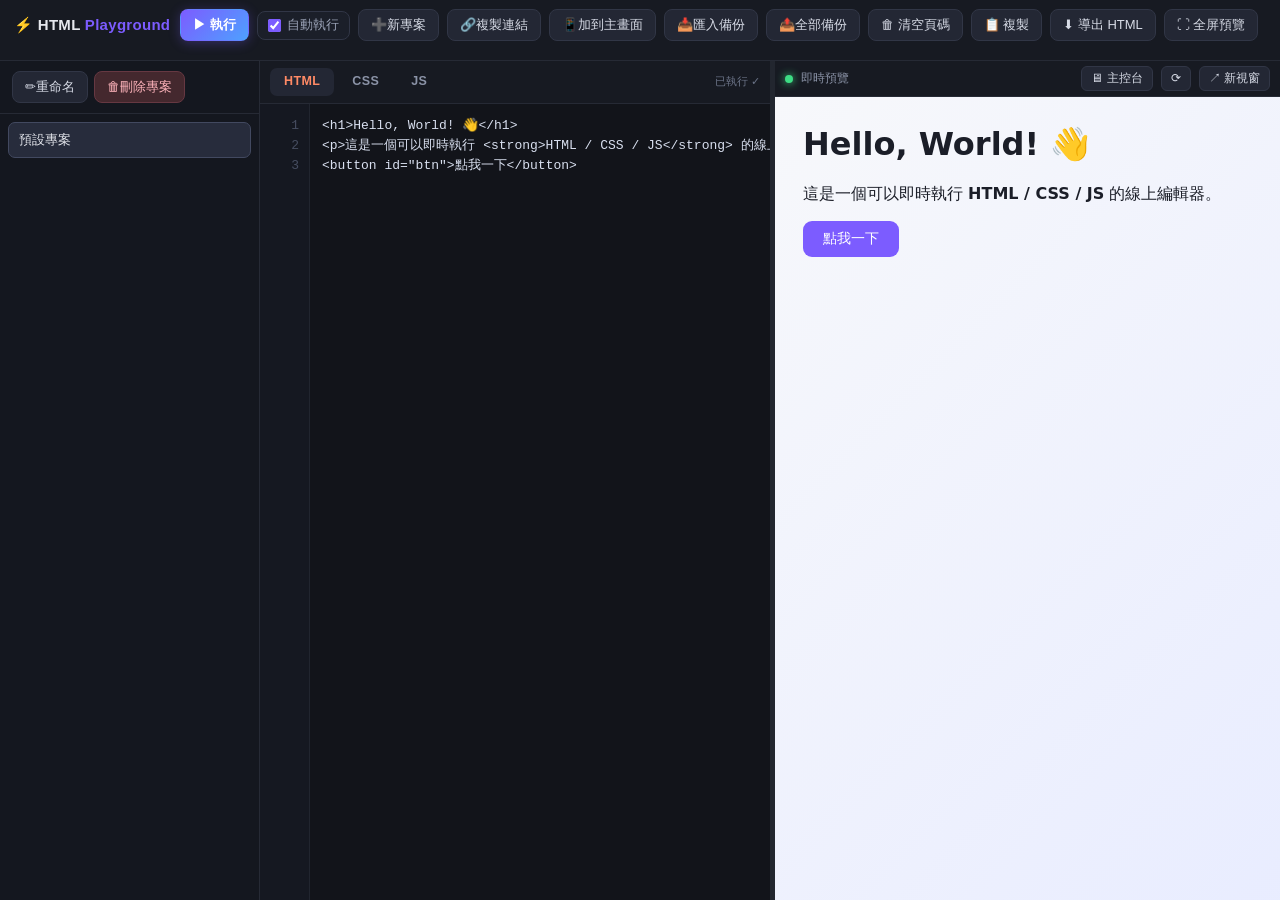
<file: index.html>
<!DOCTYPE html>
<html lang="zh-Hant">
<head>
<meta charset="UTF-8">
<meta name="viewport" content="width=device-width, initial-scale=1.0">
<title>HTML Playground — 線上 HTML 編輯器</title>
<!-- ===== 主畫面圖標 / PWA ===== -->
<meta name="theme-color" content="#7c5cff">
<meta name="mobile-web-app-capable" content="yes">
<meta name="apple-mobile-web-app-capable" content="yes">
<meta name="apple-mobile-web-app-status-bar-style" content="black-translucent">
<meta name="apple-mobile-web-app-title" content="Playground">
<link rel="icon" type="image/svg+xml"
      href="data:image/svg+xml,%3Csvg xmlns='http://www.w3.org/2000/svg' viewBox='0 0 64 64'%3E%3Cdefs%3E%3ClinearGradient id='g' x1='0' y1='0' x2='1' y2='1'%3E%3Cstop offset='0' stop-color='%237c5cff'/%3E%3Cstop offset='1' stop-color='%234ea1ff'/%3E%3C/linearGradient%3E%3C/defs%3E%3Crect width='64' height='64' rx='14' fill='url(%23g)'/%3E%3Cpath d='M24 21 14 32 24 43' fill='none' stroke='%23fff' stroke-width='5' stroke-linecap='round' stroke-linejoin='round'/%3E%3Cpath d='M40 21 50 32 40 43' fill='none' stroke='%23fff' stroke-width='5' stroke-linecap='round' stroke-linejoin='round'/%3E%3Cpath d='M35 17 29 47' stroke='%23fff' stroke-width='5' stroke-linecap='round'/%3E%3C/svg%3E">
<style>
  *, *::before, *::after { box-sizing: border-box; }
  html, body { height: 100%; }
  body {
    margin: 0;
    display: flex;
    flex-direction: column;
    font-family: -apple-system, BlinkMacSystemFont, "Segoe UI", "PingFang TC",
                 "Microsoft JhengHei", "Helvetica Neue", Arial, sans-serif;
    background: #0f1116;
    color: #e6e8ee;
    overflow: hidden;
    -webkit-font-smoothing: antialiased;
  }
  /* ---------- 工具列 ---------- */
  .toolbar {
    display: flex;
    align-items: center;
    gap: 10px;
    flex-wrap: wrap;
    padding: 9px 14px;
    background: #171a22;
    border-bottom: 1px solid #262a35;
    flex: 0 0 auto;
  }
  .brand {
    font-weight: 700;
    font-size: 15px;
    letter-spacing: .3px;
    white-space: nowrap;
  }
  .brand em { color: #7c5cff; font-style: normal; }
  .toolbar .spacer { flex: 1 1 auto; }
  .actions { display: flex; align-items: center; gap: 8px; flex-wrap: wrap; }
  button {
    font: inherit;
    font-size: 13px;
    color: #d7dbe6;
    background: #232734;
    border: 1px solid #313646;
    border-radius: 8px;
    padding: 6px 12px;
    cursor: pointer;
    transition: background .15s, border-color .15s, transform .05s;
    white-space: nowrap;
    line-height: 1.4;
  }
  button:hover { background: #2c3242; border-color: #3d4459; }
  button:active { transform: translateY(1px); }
  button.primary {
    background: linear-gradient(135deg, #7c5cff, #4ea1ff);
    border-color: transparent;
    color: #fff;
    font-weight: 600;
    box-shadow: 0 2px 12px rgba(124, 92, 255, .3);
  }
  button.primary:hover { filter: brightness(1.12); }
  button.danger {
    background:#44282e;
    border-color:#663842;
    color:#ffb4bc;
  }
  .switch {
    display: inline-flex;
    align-items: center;
    gap: 6px;
    font-size: 12.5px;
    color: #9aa2b6;
    cursor: pointer;
    user-select: none;
    padding: 5px 10px;
    border: 1px solid #313646;
    border-radius: 8px;
    background: #1b1f29;
  }
  .switch input { accent-color: #7c5cff; cursor: pointer; margin: 0; }

  /* ========== 主容器：側邊項目欄 + 編輯區域 ========== */
  .app-root {
    flex:1;
    display:flex;
    min-height:0;
  }
  /* 項目側邊欄 */
  .project-sidebar{
    width:260px;
    min-width:180px;
    background:#14171f;
    border-right:1px solid #262a35;
    display:flex;
    flex-direction:column;
  }
  .sidebar-head{
    padding:10px 12px;
    border-bottom:1px solid #262a35;
    display:flex;
    gap:6px;
    flex-wrap:wrap;
  }
  .project-list{
    flex:1;
    overflow-y:auto;
    padding:8px;
  }
  .project-item{
    padding:8px 10px;
    border-radius:7px;
    margin-bottom:4px;
    background:#1a1e29;
    display:flex;
    align-items:center;
    gap:8px;
    cursor:pointer;
    font-size:13px;
  }
  .project-item.active{
    background:#272c3c;
    border:1px solid #424960;
  }
  .project-item:hover{
    background:#202533;
  }
  .proj-name{ flex:1; overflow:hidden; text-overflow:ellipsis; white-space:nowrap; }
  .proj-ctrl button{
    padding:2px 6px;
    font-size:11px;
  }

  /* ---------- 編輯主區域 ---------- */
  .workspace {
    flex: 1 1 auto;
    display: flex;
    min-height: 0;
  }
  .editor-pane {
    display: flex;
    flex-direction: column;
    width: 50%;
    min-width: 220px;
    background: #151821;
    min-height: 0;
  }
  .preview-pane {
    flex: 1 1 0;
    display: flex;
    flex-direction: column;
    min-width: 200px;
    min-height: 0;
    background: #0b0d12;
  }
  .resizer {
    flex: 0 0 5px;
    cursor: col-resize;
    background: #22262f;
    transition: background .15s;
    touch-action: none;
  }
  .resizer:hover, .resizer.dragging { background: #7c5cff; }
  /* ---------- 分頁標籤 ---------- */
  .tabs {
    display: flex;
    align-items: center;
    gap: 4px;
    padding: 7px 10px;
    background: #171a22;
    border-bottom: 1px solid #262a35;
    flex: 0 0 auto;
  }
  .tab {
    border: none;
    background: transparent;
    padding: 5px 14px;
    border-radius: 7px;
    color: #8b93a7;
    font-size: 12.5px;
    font-weight: 600;
    letter-spacing: .4px;
  }
  .tab:hover { background: #20242f; color: #c9cfdd; }
  .tab.active { background: #232734; color: #fff; }
  .tab.active[data-lang="html"] { color: #ff8a65; }
  .tab.active[data-lang="css"]  { color: #4ea1ff; }
  .tab.active[data-lang="js"]   { color: #ffd166; }
  .status {
    margin-left: auto;
    font-size: 11px;
    color: #6b7387;
    white-space: nowrap;
    overflow: hidden;
    text-overflow: ellipsis;
    max-width: 45%;
  }
  /* ---------- 編輯器 ---------- */
  .editor-wrap {
    flex: 1 1 auto;
    display: flex;
    min-height: 0;
    background: #12141a;
  }
  .gutter {
    flex: 0 0 50px;
    width: 50px;
    overflow: hidden;
    background: #151821;
    border-right: 1px solid #21252f;
    user-select: none;
  }
  .gutter-inner {
    padding: 12px 10px 12px 0;
    text-align: right;
    font-family: ui-monospace, SFMono-Regular, Menlo, Consolas, "Liberation Mono", monospace;
    font-size: 13px;
    line-height: 20px;
    color: #464d60;
    white-space: pre;
    will-change: transform;
  }
  #code {
    flex: 1 1 auto;
    min-width: 0;
    background: transparent;
    color: #d9e0f0;
    border: none;
    outline: none;
    resize: none;
    font-family: ui-monospace, SFMono-Regular, Menlo, Consolas, "Liberation Mono", monospace;
    font-size: 13px;
    line-height: 20px;
    padding: 12px;
    white-space: pre;
    overflow: auto;
    tab-size: 2;
    caret-color: #7c5cff;
  }
  #code::selection { background: #3b3f63; }
  /* ---------- 預覽 ---------- */
  .preview-bar {
    display: flex;
    align-items: center;
    gap: 8px;
    padding: 5px 10px;
    background: #171a22;
    border-bottom: 1px solid #262a35;
    font-size: 12px;
    color: #8b93a7;
    flex: 0 0 auto;
  }
  .preview-bar .dot {
    width: 8px; height: 8px; border-radius: 50%;
    background: #3ddc84;
    box-shadow: 0 0 8px #3ddc84;
  }
  .preview-bar button { padding: 3px 9px; font-size: 12px; border-radius: 6px; }
  .preview-bar .spacer { flex: 1; }
  #preview {
    flex: 1 1 auto;
    width: 100%;
    border: none;
    background: #fff;
    min-height: 0;
  }
  .preview-pane:fullscreen { background: #0b0d12; }
  .preview-pane:fullscreen #preview { height: 100%; }
  .preview-pane:-webkit-full-screen { background: #0b0d12; }
  .preview-pane:-webkit-full-screen #preview { height: 100%; }
  /* ---------- 控制台 ---------- */
  .console {
    flex: 0 0 auto;
    height: 160px;
    display: flex;
    flex-direction: column;
    border-top: 1px solid #262a35;
    background: #12141a;
  }
  .console[hidden] { display: none; }
  .console-head {
    display: flex;
    align-items: center;
    gap: 8px;
    padding: 4px 10px;
    font-size: 11.5px;
    color: #8b93a7;
    background: #171a22;
    border-bottom: 1px solid #22262f;
  }
  .console-head .spacer { flex: 1; }
  .console-head button { padding: 2px 8px; font-size: 11px; border-radius: 5px; }
  .console-body {
    flex: 1 1 auto;
    overflow: auto;
    padding: 6px 10px;
    font-family: ui-monospace, SFMono-Regular, Menlo, Consolas, monospace;
    font-size: 12px;
    line-height: 1.65;
    color: #b9c0d2;
  }
  .log-item { padding: 2px 0 2px 8px; border-left: 2px solid transparent; word-break: break-word; }
  .log-item.log   { border-left-color: #4ea1ff; }
  .log-item.info  { border-left-color: #4ea1ff; color: #9fd0ff; }
  .log-item.warn  { border-left-color: #ffd166; color: #ffd166; }
  .log-item.error { border-left-color: #ff6b6b; color: #ff8a8a; }
  /* ---------- 手機版 ---------- */
  @media (max-width: 760px) {
    .app-root{ flex-direction:column; }
    .project-sidebar{ width:100%; height:auto; max-height:180px; border-right:none; border-bottom:1px solid #262a35; }
    .workspace { flex-direction: column; }
    .resizer { display: none; }
    .editor-pane {
      width: 100% !important;
      flex: 1 1 55% !important;
      border-bottom: 1px solid #262a35;
    }
    .preview-pane { flex: 1 1 45%; }
    .brand { display: none; }
  }
</style>
</head>
<body>
<header class="toolbar">
  <div class="brand">⚡ HTML <em>Playground</em></div>
  <div class="actions">
    <button id="btnRun" class="primary" title="執行 (Ctrl/Cmd + Enter)">▶ 執行</button>
    <label class="switch" title="停止輸入後自動執行">
      <input type="checkbox" id="autoRun" checked> 自動執行
    </label>
    <button id="btnNewProj" title="新增專案">➕新專案</button>
    <button id="btnCopyShare" title="複製當前專案分享連結">🔗複製連結</button>
    <button id="btnInstall" title="加入主畫面(PWA安裝)">📱加到主畫面</button>
    <button id="btnImportBackup">📥匯入備份</button>
    <button id="btnExportAll">📤全部備份</button>
    <button id="btnClear" title="清空目前分頁程式碼">🗑 清空頁碼</button>
    <button id="btnCopy" title="複製目前分頁的程式碼">📋 複製</button>
    <button id="btnExport" title="導出為 .html 檔案 (Ctrl/Cmd + S)">⬇ 導出 HTML</button>
    <button id="btnFull" title="全屏預覽">⛶ 全屏預覽</button>
  </div>
  <div class="spacer"></div>
</header>

<div class="app-root">
  <!-- 項目側邊欄 -->
  <aside class="project-sidebar">
    <div class="sidebar-head">
      <button id="btnRenameProj">✏重命名</button>
      <button id="btnDelProj" class="danger">🗑刪除專案</button>
    </div>
    <div class="project-list" id="projectList"></div>
  </aside>

<main class="workspace">
  <section class="editor-pane">
    <div class="tabs">
      <button class="tab active" data-lang="html">HTML</button>
      <button class="tab" data-lang="css">CSS</button>
      <button class="tab" data-lang="js">JS</button>
      <span class="status" id="status">就緒</span>
    </div>
    <div class="editor-wrap">
      <div class="gutter"><div class="gutter-inner" id="gutter"></div></div>
      <textarea id="code" spellcheck="false" autocomplete="off" autocapitalize="off"
                autocorrect="off" wrap="off" placeholder="在這裡輸入程式碼…"></textarea>
    </div>
  </section>
  <div class="resizer" id="resizer" title="拖曳調整寬度"></div>
  <section class="preview-pane" id="previewPane">
    <div class="preview-bar">
      <span class="dot"></span>
      <span>即時預覽</span>
      <div class="spacer"></div>
      <button id="btnConsole" title="顯示 / 隱藏控制台">🖥 主控台</button>
      <button id="btnRefresh" title="重新整理預覽">⟳</button>
      <button id="btnNewWindow" title="在新視窗開啟">↗ 新視窗</button>
    </div>
    <iframe id="preview" title="預覽"
      sandbox="allow-scripts allow-modals allow-forms allow-popups allow-pointer-lock allow-downloads"></iframe>
    <div class="console" id="consolePanel" hidden>
      <div class="console-head">
        <span>主控台</span>
        <div class="spacer"></div>
        <button id="btnClearConsole">清空</button>
      </div>
      <div class="console-body" id="consoleBody"></div>
    </div>
  </section>
</main>
</div>

<input type="file" id="fileImportInput" accept=".json" style="display:none;">

<script>
/* ================= 主畫面圖標：Canvas 生成 PNG + 動態 manifest ================= */
(function addHomeScreenIcon() {
  function roundRect(ctx, x, y, w, h, r) {
    ctx.beginPath();
    if (ctx.roundRect) { ctx.roundRect(x, y, w, h, r); return; }
    ctx.moveTo(x + r, y);
    ctx.arcTo(x + w, y,     x + w, y + h, r);
    ctx.arcTo(x + w, y + h, x,     y + h, r);
    ctx.arcTo(x,     y + h, x,     y,     r);
    ctx.arcTo(x,     y,     x + w, y,     r);
    ctx.closePath();
  }
  function drawIcon(size, maskable) {
    var c = document.createElement('canvas');
    c.width = c.height = size;
    var x = c.getContext('2d');
    var g = x.createLinearGradient(0, 0, size, size);
    g.addColorStop(0, '#7c5cff');
    g.addColorStop(1, '#4ea1ff');
    x.fillStyle = g;
    roundRect(x, 0, 0, size, size, maskable ? 0 : size * 0.22);
    x.fill();
    var s = maskable ? 0.78 : 1;
    var cy = size / 2;
    x.save();
    x.translate(size / 2, cy);
    x.scale(s, s);
    x.translate(-size / 2, -cy);
    x.strokeStyle = '#fff';
    x.lineWidth = size * 0.075;
    x.lineCap = x.lineJoin = 'round';
    x.beginPath();
    x.moveTo(size * 0.31, cy - size * 0.16);
    x.lineTo(size * 0.17, cy);
    x.lineTo(size * 0.31, cy + size * 0.16);
    x.stroke();
    x.beginPath();
    x.moveTo(size * 0.69, cy - size * 0.16);
    x.lineTo(size * 0.83, cy);
    x.lineTo(size * 0.69, cy + size * 0.16);
    x.stroke();
    x.beginPath();
    x.moveTo(size * 0.57, cy - size * 0.23);
    x.lineTo(size * 0.43, cy + size * 0.23);
    x.stroke();
    x.restore();
    return c.toDataURL('image/png');
  }
  try {
    var icon180 = drawIcon(180, false);
    var icon192 = drawIcon(192, false);
    var icon512 = drawIcon(512, false);
    var icon512m = drawIcon(512, true);
    var apple = document.createElement('link');
    apple.rel = 'apple-touch-icon';
    apple.sizes = '180x180';
    apple.href = icon180;
    document.head.appendChild(apple);
    var png = document.createElement('link');
    png.rel = 'icon';
    png.type = 'image/png';
    png.sizes = '192x192';
    png.href = icon192;
    document.head.appendChild(png);
    var base = new URL('./', location.href).href;
    var manifest = {
      name: 'HTML Playground',
      short_name: 'Playground',
      description: '線上 HTML / CSS / JS 即時編輯器',
      start_url: base,
      scope: base,
      display: 'standalone',
      orientation: 'any',
      background_color: '#0f1116',
      theme_color: '#7c5cff',
      icons: [
        { src: icon192,  sizes: '192x192', type: 'image/png' },
        { src: icon512,  sizes: '512x512', type: 'image/png' },
        { src: icon512m, sizes: '512x512', type: 'image/png', purpose: 'maskable' }
      ]
    };
    var link = document.createElement('link');
    link.rel = 'manifest';
    link.href = URL.createObjectURL(
      new Blob([JSON.stringify(manifest)], { type: 'application/manifest+json' })
    );
    document.head.appendChild(link);
  } catch (e) {}
})();
</script>

<script>
(function () {
  'use strict';
  // ============ 多項目存儲常數 ============
  const STORAGE_PROJECTS = "html-playground-projects-v2";
  let deferredInstallPrompt = null; //PWA安裝事件緩存

  // 項目結構: {id:string, name:string, html,css,js,created:number}
  let projectList = [];
  let currentProjectId = null;

  // 原編輯器狀態
  var currentLang = 'html';
  var dragging = false;
  var saveTimer = null;
  var runTimer = null;
  var statusTimer = null;

  var $ = function (id) { return document.getElementById(id); };
  var ta          = $('code');
  var gutterInner = $('gutter');
  var preview     = $('preview');
  var previewPane = $('previewPane');
  var autoRunEl   = $('autoRun');
  var statusEl    = $('status');
  var consolePanel= $('consolePanel');
  var consoleBody = $('consoleBody');
  var resizer     = $('resizer');
  var editorPane  = document.querySelector('.editor-pane');
  var workspace   = document.querySelector('.workspace');
  var tabs        = Array.prototype.slice.call(document.querySelectorAll('.tab'));
  var projListDom = $('projectList');
  var fileImportInput = $('fileImportInput');

  /* ================= 注入用腳本（擷取 console / 錯誤） ================= */
  var INJECT = [
    '<script>',
    '(function () {',
    '  function fmt(v) {',
    '    if (typeof v === "string") return v;',
    '    if (v instanceof Error) return v.stack || v.message;',
    '    try { return JSON.stringify(v); } catch (e) { return String(v); }',
    '  }',
    '  function send(type, args) {',
    '    try {',
    '      parent.postMessage({',
    '        __pg: true,',
    '        type: type,',
    '        text: Array.prototype.map.call(args, fmt).join(" ")',
    '      }, "*");',
    '    } catch (e) {}',
    '  }',
    '  ["log", "info", "warn", "error", "debug"].forEach(function (k) {',
    '    var orig = console[k] ? console[k].bind(console) : function () {};',
    '    console[k] = function () {',
    '      send(k === "debug" ? "log" : k, arguments);',
    '      orig.apply(null, arguments);',
    '    };',
    '  });',
    '  window.addEventListener("error", function (e) {',
    '    send("error", [(e.message || "Error") + (e.lineno ? "  (第 " + e.lineno + " 行)" : "")]);',
    '  });',
    '  window.addEventListener("unhandledrejection", function (e) {',
    '    send("error", ["未處理的 Promise 錯誤: " + fmt(e.reason)]);',
    '  });',
    '})();',
    '<\/script>'
  ].join('\n');

  const SAMPLE = {
    html: '<h1>Hello, World! 👋</h1>\n' +
          '<p>這是一個可以即時執行 <strong>HTML / CSS / JS</strong> 的線上編輯器。</p>\n' +
          '<button id="btn">點我一下</button>',
    css:  'body {\n' +
          '  font-family: system-ui, -apple-system, "PingFang TC", sans-serif;\n' +
          '  padding: 28px;\n' +
          '  background: linear-gradient(135deg, #f7f8fb, #e8ecff);\n' +
          '  color: #1b1e28;\n' +
          '  min-height: 100vh;\n' +
          '  margin: 0;\n' +
          '}\n\n' +
          'h1 { margin-top: 0; }\n\n' +
          'button {\n' +
          '  padding: 9px 20px;\n' +
          '  border-radius: 9px;\n' +
          '  border: 0;\n' +
          '  background: #7c5cff;\n' +
          '  color: #fff;\n' +
          '  font-size: 14px;\n' +
          '  cursor: pointer;\n' +
          '  transition: transform .15s;\n' +
          '}\n\n' +
          'button:hover { transform: translateY(-2px); }',
    js:   'document.getElementById("btn").addEventListener("click", function () {\n' +
          '  console.log("按鈕被點擊了！");\n' +
          '  alert("你好！🎉");\n' +
          '});'
  };

  // ============ 項目工具函數 ============
  function genId(){
    return 'proj_'+Date.now()+'_'+Math.random().toString(36).slice(2);
  }
  function saveProjectsToLocal(){
    localStorage.setItem(STORAGE_PROJECTS, JSON.stringify(projectList));
  }
  function loadProjectsFromLocal(){
    try{
      const raw = localStorage.getItem(STORAGE_PROJECTS);
      if(raw){
        projectList = JSON.parse(raw);
      }
    }catch(e){ projectList=[]; }
    if(!Array.isArray(projectList) || projectList.length===0){
      //建立預設專案
      const defaultProj = {
        id: genId(),
        name:"預設專案",
        html:SAMPLE.html,
        css:SAMPLE.css,
        js:SAMPLE.js,
        created:Date.now()
      };
      projectList.push(defaultProj);
      saveProjectsToLocal();
    }
  }
  function getProjectById(pid){
    return projectList.find(p=>p.id===pid);
  }

  //解析網址hash #project=xxx
  function parseHashProject(){
    const hash = location.hash.slice(1);
    const params = new URLSearchParams(hash);
    return params.get('project') || null;
  }
  function updateUrlHash(pid){
    const params = new URLSearchParams();
    params.set('project', pid);
    history.replaceState(null,"", "#"+params.toString());
  }

  //渲染左側項目列表
  function renderProjectList(){
    projListDom.innerHTML="";
    projectList.forEach(proj=>{
      const div = document.createElement('div');
      div.className = "project-item"+(proj.id===currentProjectId?" active":"");
      div.dataset.pid = proj.id;
      div.innerHTML = `
        <span class="proj-name" title="${proj.name}">${escapeHtml(proj.name)}</span>
        <div class="proj-ctrl"></div>
      `;
      div.addEventListener('click',(e)=>{
        if(e.target.closest('.proj-ctrl')) return;
        switchProject(proj.id);
      });
      projListDom.appendChild(div);
    });
  }
  function escapeHtml(s){
    return String(s).replace(/&/g,'&amp;').replace(/</g,'&lt;').replace(/>/g,'&gt;');
  }

  //切換項目：先儲存當前，再載入新項目，更新網址hash
  function switchProject(pid){
    //先存當前
    saveCurrentEditorToProject();
    const proj = getProjectById(pid);
    if(!proj) return;
    currentProjectId = pid;
    updateUrlHash(pid);
    //載入內容
    loadProjectToEditor(proj);
    renderProjectList();
    run();
    setStatus("切換專案："+proj.name);
  }

  //把當前編輯器內容寫回項目物件
  function saveCurrentEditorToProject(){
    if(!currentProjectId) return;
    const proj = getProjectById(currentProjectId);
    if(!proj) return;
    proj[currentLang] = ta.value;
    saveProjectsToLocal();
  }
  //把項目載入編輯器
  function loadProjectToEditor(proj){
    proj[currentLang] = ta.value;
    ta.value = proj[currentLang];
    updateGutter();
    syncGutterScroll();
  }

  //新建項目
  function createNewProject(){
    saveCurrentEditorToProject();
    const name = prompt("輸入新專案名稱","未命名專案");
    if(!name || name.trim()==="") return;
    const newProj = {
      id: genId(),
      name: name.trim(),
      html:SAMPLE.html,
      css:SAMPLE.css,
      js:SAMPLE.js,
      created:Date.now()
    };
    projectList.push(newProj);
    saveProjectsToLocal();
    switchProject(newProj.id);
    renderProjectList();
  }
  //重命名
  function renameCurrentProject(){
    const proj = getProjectById(currentProjectId);
    if(!proj) return;
    const newName = prompt("重命名專案", proj.name);
    if(!newName || newName.trim()==="") return;
    proj.name = newName.trim();
    saveProjectsToLocal();
    renderProjectList();
    setStatus("已重命名 ✓");
  }
  //刪除當前項目
  function deleteCurrentProject(){
    if(projectList.length<=1){
      alert("至少保留一個專案，無法刪除全部！");
      return;
    }
    const proj = getProjectById(currentProjectId);
    if(!confirm(`確定要刪除專案「${proj.name}」? 無法復原！`)) return;
    const idx = projectList.findIndex(p=>p.id===currentProjectId);
    projectList.splice(idx,1);
    saveProjectsToLocal();
    //切換第一個
    switchProject(projectList[0].id);
    renderProjectList();
  }

  //複製分享連結（帶#project=xxx）
  async function copyShareLink(){
    const url = location.origin+location.pathname+"#project="+currentProjectId;
    try{
      await navigator.clipboard.writeText(url);
      setStatus("已複製分享連結 ✓");
    }catch(e){
      alert("複製失敗，手動複製:\n"+url);
    }
  }

  //匯出全部項目備份 json
  function exportAllBackup(){
    const blob = new Blob([JSON.stringify(projectList,null,2)], {type:"application/json"});
    const a = document.createElement('a');
    a.href = URL.createObjectURL(blob);
    a.download = "playground-projects-backup.json";
    document.body.appendChild(a);
    a.click();
    a.remove();
    setStatus("已匯出全部備份 ✓");
  }
  //匯入備份
  function importBackup(){
    fileImportInput.click();
  }
  fileImportInput.onchange = function(ev){
    const file = ev.target.files[0];
    if(!file) return;
    const reader = new FileReader();
    reader.onload = function(){
      try{
        const imported = JSON.parse(reader.result);
        if(!Array.isArray(imported)) throw new Error("格式錯誤");
        projectList = imported;
        saveProjectsToLocal();
        //切換第一個
        switchProject(projectList[0].id);
        renderProjectList();
        setStatus("匯入備份完成 ✓");
      }catch(err){
        alert("備份檔解析失敗："+err.message);
      }
      fileImportInput.value="";
    };
    reader.readAsText(file);
  };

  //======== PWA 加到主畫面事件攔截 ========
  window.addEventListener('beforeinstallprompt', (e)=>{
    e.preventDefault();
    deferredInstallPrompt = e;
  });
  async function triggerInstall(){
    if(!deferredInstallPrompt){
      alert("此瀏覽器環境不支援加到主畫面，請使用手機Chrome並確認是https或localhost打開");
      return;
    }
    const res = await deferredInstallPrompt.prompt();
    deferredInstallPrompt = null;
    setStatus(res.outcome==="accepted"?"已安裝到主畫面":"使用者取消安裝");
  }

  /* ================= 工具函式 ================= */
  function setStatus(text) {
    statusEl.textContent = text;
    clearTimeout(statusTimer);
    statusTimer = setTimeout(function () { statusEl.textContent = '就緒'; }, 2200);
  }
  function escapeClosingScript(code) {
    return String(code).replace(/<\/script/gi, '<\\/script');
  }
  function buildDoc(includeInject) {
    //拿當前項目的內容
    const proj = getProjectById(currentProjectId);
    const html = proj ? proj.html : "";
    const css = proj ? proj.css : "";
    const js  = proj ? proj.js  : "";
    return [
      '<!DOCTYPE html>',
      '<html lang="zh-Hant">',
      '<head>',
      '<meta charset="UTF-8">',
      '<meta name="viewport" content="width=device-width, initial-scale=1.0">',
      '<title>預覽</title>',
      '<style>',
      String(css || '').replace(/<\/style/gi, '<\\/style'),
      '</style>',
      '</head>',
      '<body>',
      String(html || ''),
      includeInject ? INJECT : '',
      '<script>',
      escapeClosingScript(js || ''),
      '<\/script>',
      '</body>',
      '</html>'
    ].join('\n');
  }
  /* ================= 行號 ================= */
  function updateGutter() {
    var count = ta.value.split('\n').length;
    var out = '';
    for (var i = 1; i <= count; i++) { out += i + '\n'; }
    gutterInner.textContent = out;
  }
  function syncGutterScroll() {
    gutterInner.style.transform = 'translateY(' + (-ta.scrollTop) + 'px)';
  }
  /* ================= 執行 ================= */
  function clearConsole() {
    consoleBody.innerHTML = '';
  }
  function addConsole(type, text) {
    if (text === undefined || text === null || text === '') return;
    var el = document.createElement('div');
    el.className = 'log-item ' + (type || 'log');
    el.textContent = String(text);
    consoleBody.appendChild(el);
    consoleBody.scrollTop = consoleBody.scrollHeight;
  }
  function run() {
    clearTimeout(runTimer);
    saveCurrentEditorToProject();
    try {
      clearConsole();
      preview.srcdoc = buildDoc(true);
      setStatus('已執行 ✓');
    } catch (err) {
      setStatus('執行失敗');
      addConsole('error', err && err.message ? err.message : String(err));
      consolePanel.hidden = false;
    }
  }
  function scheduleRun() {
    if (!autoRunEl.checked) return;
    clearTimeout(runTimer);
    runTimer = setTimeout(run, 600);
  }
  /* ================= 儲存 ================= */
  function scheduleSave() {
    clearTimeout(saveTimer);
    saveTimer = setTimeout(function () {
      saveCurrentEditorToProject();
    }, 500);
  }
  /* ================= 編輯器事件 ================= */
  function onInput() {
    updateGutter();
    scheduleSave();
    scheduleRun();
  }
  ta.addEventListener('input', onInput);
  ta.addEventListener('scroll', syncGutterScroll);
  ta.addEventListener('keydown', function (e) {
    if (e.key === 'Tab') {
      e.preventDefault();
      var s = ta.selectionStart, en = ta.selectionEnd;
      ta.setRangeText('  ', s, en, 'end');
      onInput();
    }
  });
  /* ================= 分頁切換 ================= */
  function switchTab(lang) {
    if (lang === currentLang) return;
    saveCurrentEditorToProject();
    currentLang = lang;
    const proj = getProjectById(currentProjectId);
    ta.value = proj[lang]||"";
    tabs.forEach(function (t) {
      t.classList.toggle('active', t.dataset.lang === lang);
    });
    ta.scrollTop = 0;
    syncGutterScroll();
    updateGutter();
    ta.focus();
  }
  tabs.forEach(function (t) {
    t.addEventListener('click', function () { switchTab(t.dataset.lang); });
  });
  /* ================= 功能按鈕 ================= */
  $('btnRun').addEventListener('click', run);
  $('btnRefresh').addEventListener('click', run);
  $('btnNewProj').addEventListener('click', createNewProject);
  $('btnRenameProj').addEventListener('click', renameCurrentProject);
  $('btnDelProj').addEventListener('click', deleteCurrentProject);
  $('btnCopyShare').addEventListener('click', copyShareLink);
  $('btnInstall').addEventListener('click', triggerInstall);
  $('btnImportBackup').addEventListener('click', importBackup);
  $('btnExportAll').addEventListener('click', exportAllBackup);

  $('btnClear').addEventListener('click', function () {
    if (!confirm('確定要清空目前分頁程式碼嗎？此操作無法復原。')) return;
    ta.value = '';
    updateGutter();
    run();
    scheduleSave();
  });
  $('btnCopy').addEventListener('click', function () {
    var text = ta.value;
    function done() { setStatus('已複製 ✓'); }
    if (navigator.clipboard && navigator.clipboard.writeText) {
      navigator.clipboard.writeText(text).then(done, function () {
        ta.select();
        document.execCommand('copy');
        done();
      });
    } else {
      ta.select();
      document.execCommand('copy');
      done();
    }
  });
  $('btnExport').addEventListener('click', function () {
    saveCurrentEditorToProject();
    var blob = new Blob([buildDoc(false)], { type: 'text/html;charset=utf-8' });
    var url = URL.createObjectURL(blob);
    var a = document.createElement('a');
    a.href = url;
    a.download = 'index.html';
    document.body.appendChild(a);
    a.click();
    a.remove();
    setTimeout(function () { URL.revokeObjectURL(url); }, 2000);
    setStatus('已導出 ✓');
  });
  $('btnFull').addEventListener('click', function () {
    if (!document.fullscreenElement && !document.webkitFullscreenElement) {
      var req = previewPane.requestFullscreen || previewPane.webkitRequestFullscreen;
      if (req) {
        var p = req.call(previewPane);
        if (p && p.catch) p.catch(function () {});
      }
    } else {
      var exit = document.exitFullscreen || document.webkitExitFullscreen;
      if (exit) exit.call(document);
    }
  });
  $('btnNewWindow').addEventListener('click', function () {
    saveCurrentEditorToProject();
    var blob = new Blob([buildDoc(false)], { type: 'text/html;charset=utf-8' });
    var url = URL.createObjectURL(blob);
    window.open(url, '_blank');
    setTimeout(function () { URL.revokeObjectURL(url); }, 30000);
  });
  $('btnConsole').addEventListener('click', function () {
    consolePanel.hidden = !consolePanel.hidden;
  });
  $('btnClearConsole').addEventListener('click', clearConsole);
  /* ================= 訊息（console / error） ================= */
  window.addEventListener('message', function (e) {
    var d = e.data;
    if (!d || d.__pg !== true) return;
    addConsole(d.type, d.text);
    if (d.type === 'error') consolePanel.hidden = false;
  });
  /* ================= 拖曳調整寬度 ================= */
  resizer.addEventListener('pointerdown', function (e) {
    dragging = true;
    resizer.classList.add('dragging');
    resizer.setPointerCapture(e.pointerId);
    document.body.style.cursor = 'col-resize';
    e.preventDefault();
  });
  resizer.addEventListener('pointermove', function (e) {
    if (!dragging) return;
    var rect = workspace.getBoundingClientRect();
    var w = e.clientX - rect.left;
    w = Math.max(220, Math.min(w, rect.width - 220));
    editorPane.style.flex = '0 0 auto';
    editorPane.style.width = w + 'px';
  });
  function endDrag(e) {
    if (!dragging) return;
    dragging = false;
    resizer.classList.remove('dragging');
    document.body.style.cursor = '';
    try { resizer.releasePointerCapture(e.pointerId); } catch (err) {}
  }
  resizer.addEventListener('pointerup', endDrag);
  resizer.addEventListener('pointercancel', endDrag);
  /* ================= 快捷鍵 ================= */
  document.addEventListener('keydown', function (e) {
    var mod = e.ctrlKey || e.metaKey;
    if (mod && e.key === 'Enter') {
      e.preventDefault();
      run();
    } else if (mod && (e.key === 's' || e.key === 'S')) {
      e.preventDefault();
      $('btnExport').click();
    }
  });

  //監聽hash變化（瀏覽器後退/前進按鈕）
  window.addEventListener("hashchange",()=>{
    const pid = parseHashProject();
    if(pid && getProjectById(pid)){
      switchProject(pid);
    }
  });

  /* ================= 初始化 ================= */
  function init() {
    loadProjectsFromLocal();
    //從網址hash讀取要打開的項目
    const hashPid = parseHashProject();
    if(hashPid && getProjectById(hashPid)){
      currentProjectId = hashPid;
    }else{
      currentProjectId = projectList[0].id;
      updateUrlHash(currentProjectId);
    }
    const proj = getProjectById(currentProjectId);
    ta.value = proj[currentLang]||"";
    updateGutter();
    syncGutterScroll();
    renderProjectList();
    run();
  }
  init();
})();
</script>
</body>
</html>
</file>
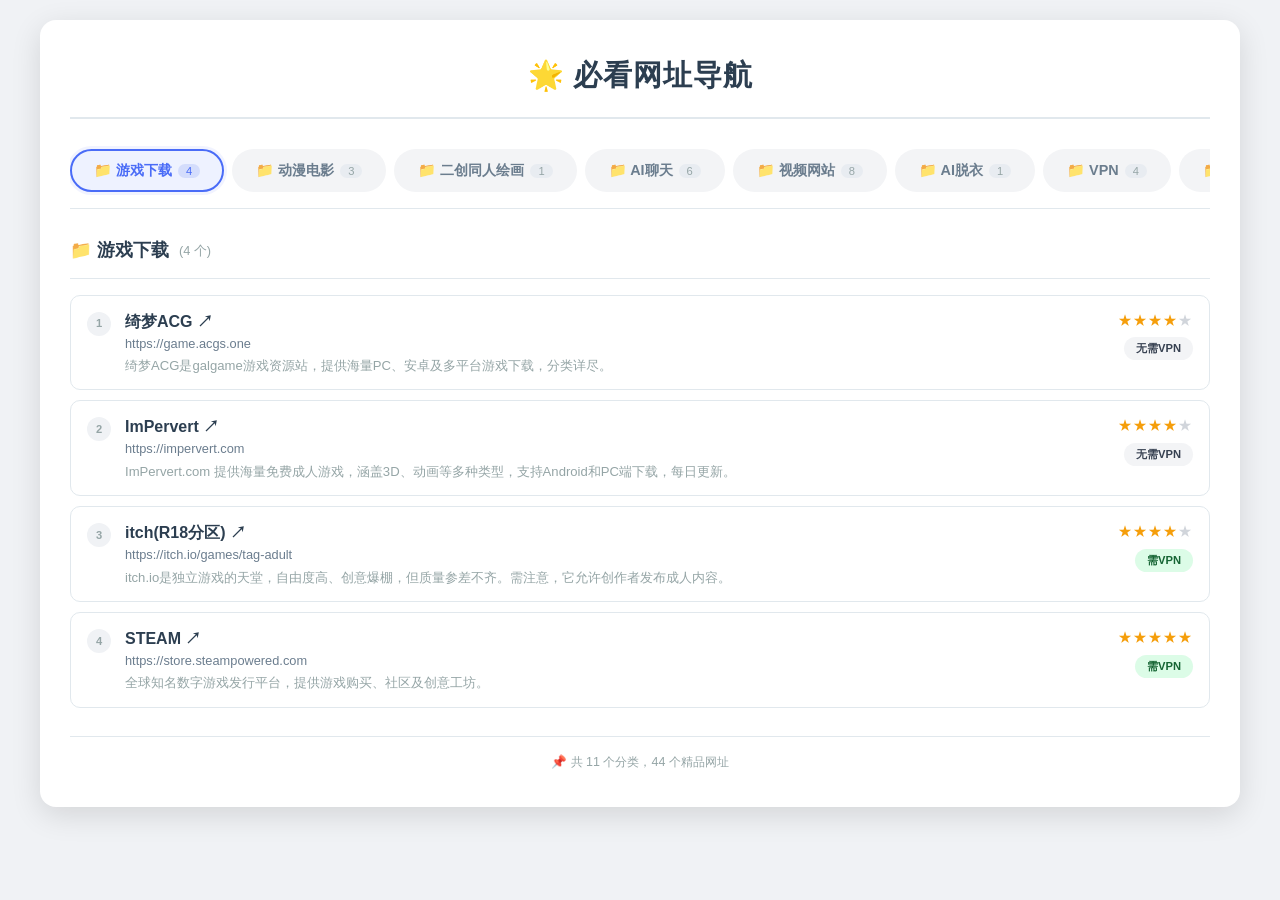
<file: bikan.html>
<!DOCTYPE html>
<html lang="zh-CN">
<head>
    <meta charset="UTF-8" />
    <meta name="viewport" content="width=device-width, initial-scale=1.0" />
    <title>必看网址导航</title>
    <style>
        :root {
            --bg: #f0f2f5;
            --main-bg: #ffffff;
            --primary: #4a6cf7;
            --primary-hover: #3651d5;
            --text: #2c3e50;
            --text-secondary: #6b7d8e;
            --text-muted: #95a5a6;
            --border: #e1e8ed;
            --shadow: 0 2px 8px rgba(0, 0, 0, 0.08);
            --shadow-lg: 0 8px 30px rgba(0, 0, 0, 0.12);
            --radius: 10px;
            --radius-sm: 6px;
            --star-color: #f59e0b;
            --star-empty: #d1d5db;
            --vpn-yes-bg: #dcfce7;
            --vpn-yes-text: #166534;
            --vpn-no-bg: #f3f4f6;
            --vpn-no-text: #374151;
            --tab-active-bg: #eef2ff;
            --tab-active-border: #4a6cf7;
        }
        * { margin: 0; padding: 0; box-sizing: border-box; }
        body {
            font-family: -apple-system, BlinkMacSystemFont, "Segoe UI", "PingFang SC", "Microsoft YaHei", sans-serif;
            background: var(--bg);
            color: var(--text);
            min-height: 100vh;
            padding: 20px;
            line-height: 1.5;
        }
        .container {
            max-width: 1200px;
            margin: 0 auto;
            background: var(--main-bg);
            border-radius: 16px;
            box-shadow: var(--shadow-lg);
            padding: 24px 30px 35px;
        }
        .header {
            text-align: center;
            padding: 10px 0 20px 0;
            border-bottom: 2px solid var(--border);
            margin-bottom: 24px;
        }
        .header h1 {
            font-size: 1.8rem;
            font-weight: 700;
            color: var(--text);
            letter-spacing: 1px;
        }
        .header h1 .icon {
            margin-right: 8px;
        }
        /* 横向滚动标签容器 */
        .tabs-wrapper {
            position: relative;
            border-bottom: 1.5px solid var(--border);
            margin-bottom: 22px;
        }
        .tabs-scroll {
            display: flex;
            gap: 8px;
            overflow-x: auto;
            padding: 6px 0 16px 0;
            scroll-behavior: smooth;
            -webkit-overflow-scrolling: touch;
            /* 隐藏滚动条但保留功能 */
            scrollbar-width: thin;
            scrollbar-color: #d1d5db transparent;
        }
        .tabs-scroll::-webkit-scrollbar {
            height: 4px;
        }
        .tabs-scroll::-webkit-scrollbar-track {
            background: transparent;
        }
        .tabs-scroll::-webkit-scrollbar-thumb {
            background: #d1d5db;
            border-radius: 10px;
        }
        .tab-btn {
            flex-shrink: 0;
            padding: 10px 22px;
            border-radius: 30px;
            border: 2px solid transparent;
            background: #f3f4f6;
            color: var(--text-secondary);
            cursor: pointer;
            font-size: 0.9rem;
            font-weight: 600;
            transition: all 0.2s ease;
            display: inline-flex;
            align-items: center;
            gap: 6px;
            user-select: none;
            white-space: nowrap;
        }
        .tab-btn:hover {
            background: #e8ecf1;
            transform: translateY(-1px);
        }
        .tab-btn.active {
            background: var(--tab-active-bg);
            border-color: var(--tab-active-border);
            color: var(--primary);
            box-shadow: 0 0 0 3px rgba(74, 108, 247, 0.08);
        }
        .tab-btn .count {
            font-size: 0.7rem;
            font-weight: 400;
            color: var(--text-muted);
            background: #e8ecf1;
            padding: 1px 8px;
            border-radius: 12px;
        }
        .tab-btn.active .count {
            background: #d4ddfc;
            color: var(--primary);
        }
        /* 分区内容 */
        .section-content {
            display: none;
            animation: fadeIn 0.25s ease;
        }
        .section-content.active {
            display: block;
        }
        @keyframes fadeIn {
            from { opacity: 0; transform: translateY(8px); }
            to { opacity: 1; transform: translateY(0); }
        }
        .section-title {
            font-size: 1.1rem;
            font-weight: 700;
            color: var(--text);
            padding: 6px 0 14px 0;
            border-bottom: 1.5px solid var(--border);
            margin-bottom: 16px;
            display: flex;
            align-items: center;
            gap: 10px;
        }
        .section-title .count-label {
            font-size: 0.8rem;
            font-weight: 400;
            color: var(--text-muted);
        }
        .bookmark-item {
            display: flex;
            align-items: flex-start;
            gap: 14px;
            padding: 14px 16px;
            border-radius: var(--radius);
            border: 1.5px solid var(--border);
            margin-bottom: 10px;
            transition: 0.15s ease;
        }
        .bookmark-item:hover {
            border-color: #c0c8d4;
            background: #fafbfc;
        }
        .bookmark-item .index {
            font-size: 0.7rem;
            color: var(--text-muted);
            font-weight: 600;
            background: #f0f2f5;
            width: 24px;
            height: 24px;
            border-radius: 50%;
            display: flex;
            align-items: center;
            justify-content: center;
            flex-shrink: 0;
            margin-top: 2px;
        }
        .bookmark-item .info {
            flex: 1;
            min-width: 0;
        }
        .bookmark-item .info .name {
            font-weight: 700;
            font-size: 1rem;
            color: var(--text);
            text-decoration: none;
            word-break: break-all;
            display: inline-flex;
            align-items: center;
            gap: 6px;
        }
        .bookmark-item .info .name:hover {
            color: var(--primary);
        }
        .bookmark-item .info .url {
            font-size: 0.8rem;
            color: var(--text-secondary);
            word-break: break-all;
            overflow: hidden;
            text-overflow: ellipsis;
            white-space: nowrap;
            display: block;
        }
        .bookmark-item .info .desc {
            font-size: 0.82rem;
            color: var(--text-muted);
            margin-top: 3px;
            line-height: 1.5;
            display: -webkit-box;
            -webkit-line-clamp: 2;
            -webkit-box-orient: vertical;
            overflow: hidden;
        }
        .bookmark-item .meta-right {
            display: flex;
            flex-direction: column;
            align-items: flex-end;
            gap: 6px;
            flex-shrink: 0;
        }
        .bookmark-item .stars {
            font-size: 0.9rem;
            letter-spacing: 1px;
            color: var(--star-empty);
        }
        .bookmark-item .stars .filled {
            color: var(--star-color);
        }
        .vpn-badge {
            font-size: 0.7rem;
            font-weight: 600;
            padding: 3px 12px;
            border-radius: 14px;
            white-space: nowrap;
            display: inline-flex;
            align-items: center;
            gap: 4px;
        }
        .vpn-badge.yes { background: var(--vpn-yes-bg); color: var(--vpn-yes-text); }
        .vpn-badge.no { background: var(--vpn-no-bg); color: var(--vpn-no-text); }
        .empty-tip {
            color: var(--text-muted);
            padding: 30px 20px;
            text-align: center;
            font-size: 0.95rem;
        }
        .footer-note {
            margin-top: 28px;
            padding-top: 16px;
            border-top: 1px solid var(--border);
            text-align: center;
            color: var(--text-muted);
            font-size: 0.78rem;
        }
        @media (max-width: 600px) {
            .container { padding: 14px; }
            .bookmark-item { flex-wrap: wrap; }
            .bookmark-item .meta-right { flex-direction: row; align-items: center; width: 100%; justify-content: flex-start; padding-left: 38px; }
            .tab-btn { padding: 8px 14px; font-size: 0.82rem; }
            .header h1 { font-size: 1.4rem; }
        }
    </style>
</head>
<body>
    <div class="container">
        <div class="header">
            <h1><span class="icon">🌟</span>必看网址导航</h1>
        </div>
        <div class="tabs-wrapper">
            <div class="tabs-scroll" id="tabContainer">
                <button class="tab-btn active" data-section="id_1785684572865_dpb7144">
                    📁 游戏下载
                    <span class="count">4</span>
                </button>
                <button class="tab-btn" data-section="id_1785687801144_uqg2t3a">
                    📁 动漫电影
                    <span class="count">3</span>
                </button>
                <button class="tab-btn" data-section="id_1785688364480_z1nv1fu">
                    📁 二创同人绘画
                    <span class="count">1</span>
                </button>
                <button class="tab-btn" data-section="id_1785689071648_sx7b77y">
                    📁 AI聊天
                    <span class="count">6</span>
                </button>
                <button class="tab-btn" data-section="id_1785689827384_agp71dt">
                    📁 视频网站
                    <span class="count">8</span>
                </button>
                <button class="tab-btn" data-section="id_1785690800200_298pzdw">
                    📁 AI脱衣
                    <span class="count">1</span>
                </button>
                <button class="tab-btn" data-section="id_1785691050561_31bt2e3">
                    📁 VPN
                    <span class="count">4</span>
                </button>
                <button class="tab-btn" data-section="id_1785691630633_oa7ta91">
                    📁 搜索引擎
                    <span class="count">6</span>
                </button>
                <button class="tab-btn" data-section="id_1785692336681_qp5adex">
                    📁 社交媒体
                    <span class="count">4</span>
                </button>
                <button class="tab-btn" data-section="id_1785692488105_88eo4el">
                    📁 技术工具
                    <span class="count">3</span>
                </button>
                <button class="tab-btn" data-section="id_1785692999760_pn8u29w">
                    📁 电子邮箱
                    <span class="count">4</span>
                </button>
            </div>
        </div>
        <div id="contentContainer">
            <div class="section-content active" data-section="id_1785684572865_dpb7144">
                <div class="section-title">
                    📁 游戏下载
                    <span class="count-label">(4 个)</span>
                </div>
                <div class="bookmark-item">
                    <span class="index">1</span>
                    <div class="info">
                        <a href="https://game.acgs.one" target="_blank" class="name">绮梦ACG ↗</a>
                        <span class="url">https://game.acgs.one</span>
                        <div class="desc">绮梦ACG是galgame游戏资源站，提供海量PC、安卓及多平台游戏下载，分类详尽。</div>
                    </div>
                    <div class="meta-right">
                        <div class="stars"><span class="filled">★</span><span class="filled">★</span><span class="filled">★</span><span class="filled">★</span><span class="">★</span></div>
                        <span class="vpn-badge no">无需VPN</span>
                    </div>
                </div>
                <div class="bookmark-item">
                    <span class="index">2</span>
                    <div class="info">
                        <a href="https://impervert.com" target="_blank" class="name">ImPervert ↗</a>
                        <span class="url">https://impervert.com</span>
                        <div class="desc">ImPervert.com 提供海量免费成人游戏，涵盖3D、动画等多种类型，支持Android和PC端下载，每日更新。</div>
                    </div>
                    <div class="meta-right">
                        <div class="stars"><span class="filled">★</span><span class="filled">★</span><span class="filled">★</span><span class="filled">★</span><span class="">★</span></div>
                        <span class="vpn-badge no">无需VPN</span>
                    </div>
                </div>
                <div class="bookmark-item">
                    <span class="index">3</span>
                    <div class="info">
                        <a href="https://itch.io/games/tag-adult" target="_blank" class="name">itch(R18分区) ↗</a>
                        <span class="url">https://itch.io/games/tag-adult</span>
                        <div class="desc">itch.io是独立游戏的天堂，自由度高、创意爆棚，但质量参差不齐。需注意，它允许创作者发布成人内容。</div>
                    </div>
                    <div class="meta-right">
                        <div class="stars"><span class="filled">★</span><span class="filled">★</span><span class="filled">★</span><span class="filled">★</span><span class="">★</span></div>
                        <span class="vpn-badge yes">需VPN</span>
                    </div>
                </div>
                <div class="bookmark-item">
                    <span class="index">4</span>
                    <div class="info">
                        <a href="https://store.steampowered.com" target="_blank" class="name">STEAM ↗</a>
                        <span class="url">https://store.steampowered.com</span>
                        <div class="desc">全球知名数字游戏发行平台，提供游戏购买、社区及创意工坊。</div>
                    </div>
                    <div class="meta-right">
                        <div class="stars"><span class="filled">★</span><span class="filled">★</span><span class="filled">★</span><span class="filled">★</span><span class="filled">★</span></div>
                        <span class="vpn-badge yes">需VPN</span>
                    </div>
                </div>
            </div>
            <div class="section-content" data-section="id_1785687801144_uqg2t3a">
                <div class="section-title">
                    📁 动漫电影
                    <span class="count-label">(3 个)</span>
                </div>
                <div class="bookmark-item">
                    <span class="index">1</span>
                    <div class="info">
                        <a href="https://www.ikanbot.com" target="_blank" class="name">爱看机器人 ↗</a>
                        <span class="url">https://www.ikanbot.com</span>
                        <div class="desc">爱看机器人是免费影视聚合站，无需注册，提供多线路播放、离线下载和投屏，支持网页与App。</div>
                    </div>
                    <div class="meta-right">
                        <div class="stars"><span class="filled">★</span><span class="filled">★</span><span class="filled">★</span><span class="filled">★</span><span class="filled">★</span></div>
                        <span class="vpn-badge no">无需VPN</span>
                    </div>
                </div>
                <div class="bookmark-item">
                    <span class="index">2</span>
                    <div class="info">
                        <a href="https://www.yfsp.me" target="_blank" class="name">爱壹帆（国际版） ↗</a>
                        <span class="url">https://www.yfsp.me</span>
                        <div class="desc">面向海外华人的免费影视平台的国际版域名。它本身并不提供内容，而是通过抓取第三方资源来聚合影视剧，但资源有版权风险且含少量广告。</div>
                    </div>
                    <div class="meta-right">
                        <div class="stars"><span class="filled">★</span><span class="filled">★</span><span class="">★</span><span class="">★</span><span class="">★</span></div>
                        <span class="vpn-badge yes">需VPN</span>
                    </div>
                </div>
                <div class="bookmark-item">
                    <span class="index">3</span>
                    <div class="info">
                        <a href="https://bad.news/dm" target="_blank" class="name">H动漫或二创（坏消息） ↗</a>
                        <span class="url">https://bad.news/dm</span>
                        <div class="desc">该页面为 bad.news 网站下的成人向动画（H动漫）分区，提供相关视频内容。</div>
                    </div>
                    <div class="meta-right">
                        <div class="stars"><span class="filled">★</span><span class="filled">★</span><span class="filled">★</span><span class="filled">★</span><span class="filled">★</span></div>
                        <span class="vpn-badge yes">需VPN</span>
                    </div>
                </div>
            </div>
            <div class="section-content" data-section="id_1785688364480_z1nv1fu">
                <div class="section-title">
                    📁 二创同人绘画
                    <span class="count-label">(1 个)</span>
                </div>
                <div class="bookmark-item">
                    <span class="index">1</span>
                    <div class="info">
                        <a href="https://pixiv.net" target="_blank" class="name">P站 ↗</a>
                        <span class="url">https://pixiv.net</span>
                        <div class="desc">Pixiv是创作者和爱好者分享插画、漫画和小说的社区，以高质量的ACG（动画、漫画、游戏）相关同人和原创作品闻名，含成人内容。</div>
                    </div>
                    <div class="meta-right">
                        <div class="stars"><span class="filled">★</span><span class="filled">★</span><span class="filled">★</span><span class="filled">★</span><span class="filled">★</span></div>
                        <span class="vpn-badge yes">需VPN</span>
                    </div>
                </div>
            </div>
            <div class="section-content" data-section="id_1785689071648_sx7b77y">
                <div class="section-title">
                    📁 AI聊天
                    <span class="count-label">(6 个)</span>
                </div>
                <div class="bookmark-item">
                    <span class="index">1</span>
                    <div class="info">
                        <a href="https://www.deepseek.com" target="_blank" class="name">DeepSeek ↗</a>
                        <span class="url">https://www.deepseek.com</span>
                        <div class="desc">专注于AI助手与模型技术，提供智能问答、文本处理、编程辅助等专业服务。</div>
                    </div>
                    <div class="meta-right">
                        <div class="stars"><span class="filled">★</span><span class="filled">★</span><span class="filled">★</span><span class="filled">★</span><span class="filled">★</span></div>
                        <span class="vpn-badge no">无需VPN</span>
                    </div>
                </div>
                <div class="bookmark-item">
                    <span class="index">2</span>
                    <div class="info">
                        <a href="https://www.ydyeden.top" target="_blank" class="name">伊甸园AI ↗</a>
                        <span class="url">https://www.ydyeden.top</span>
                        <div class="desc">AI角色聊天网站，成人向角色扮演，前身为白日梦AI，个人感觉还可以。</div>
                    </div>
                    <div class="meta-right">
                        <div class="stars"><span class="filled">★</span><span class="filled">★</span><span class="filled">★</span><span class="filled">★</span><span class="">★</span></div>
                        <span class="vpn-badge no">无需VPN</span>
                    </div>
                </div>
                <div class="bookmark-item">
                    <span class="index">3</span>
                    <div class="info">
                        <a href="https://character.ai" target="_blank" class="name">CharacterAI ↗</a>
                        <span class="url">https://character.ai</span>
                        <div class="desc">AI角色聊天，官方禁止色情，但用户可通过隐晦、暗示性语言绕过滤审，实际存在擦边内容，跟早期星野差不多。</div>
                    </div>
                    <div class="meta-right">
                        <div class="stars"><span class="filled">★</span><span class="filled">★</span><span class="filled">★</span><span class="">★</span><span class="">★</span></div>
                        <span class="vpn-badge yes">需VPN</span>
                    </div>
                </div>
                <div class="bookmark-item">
                    <span class="index">4</span>
                    <div class="info">
                        <a href="https://spicychat.ai" target="_blank" class="name">辣聊AI ↗</a>
                        <span class="url">https://spicychat.ai</span>
                        <div class="desc">色情，主打NSFW（不宜工作）AI角色扮演与成人向聊天，明确允许用户探索性幻想，平台核心功能围绕色情互动展开，太强了我去，极致推荐。</div>
                    </div>
                    <div class="meta-right">
                        <div class="stars"><span class="filled">★</span><span class="filled">★</span><span class="filled">★</span><span class="filled">★</span><span class="filled">★</span></div>
                        <span class="vpn-badge yes">需VPN</span>
                    </div>
                </div>
                <div class="bookmark-item">
                    <span class="index">5</span>
                    <div class="info">
                        <a href="https://chatgpt.com" target="_blank" class="name">ChatGPT ↗</a>
                        <span class="url">https://chatgpt.com</span>
                        <div class="desc">OpenAI开发的AI对话助手，提供文本问答、内容生成、编程辅助等功能。</div>
                    </div>
                    <div class="meta-right">
                        <div class="stars"><span class="filled">★</span><span class="filled">★</span><span class="filled">★</span><span class="filled">★</span><span class="filled">★</span></div>
                        <span class="vpn-badge yes">需VPN</span>
                    </div>
                </div>
                <div class="bookmark-item">
                    <span class="index">6</span>
                    <div class="info">
                        <a href="https://grok.com" target="_blank" class="name">Grok ↗</a>
                        <span class="url">https://grok.com</span>
                        <div class="desc">xAI开发的多模态AI助手，虽有内容限制，但提供“浪漫”等角色个性及图像生成功能，可成人色情角色扮演，演技不行。</div>
                    </div>
                    <div class="meta-right">
                        <div class="stars"><span class="filled">★</span><span class="filled">★</span><span class="filled">★</span><span class="filled">★</span><span class="filled">★</span></div>
                        <span class="vpn-badge yes">需VPN</span>
                    </div>
                </div>
            </div>
            <div class="section-content" data-section="id_1785689827384_agp71dt">
                <div class="section-title">
                    📁 视频网站
                    <span class="count-label">(8 个)</span>
                </div>
                <div class="bookmark-item">
                    <span class="index">1</span>
                    <div class="info">
                        <a href="https://bad.news" target="_blank" class="name">坏消息 ↗</a>
                        <span class="url">https://bad.news</span>
                        <div class="desc">色情短视频与长视频，有外网成人约会服务，存在潜在风险，看看就行了别乱加推特或其他社交平台好友。</div>
                    </div>
                    <div class="meta-right">
                        <div class="stars"><span class="filled">★</span><span class="filled">★</span><span class="filled">★</span><span class="filled">★</span><span class="">★</span></div>
                        <span class="vpn-badge yes">需VPN</span>
                    </div>
                </div>
                <div class="bookmark-item">
                    <span class="index">2</span>
                    <div class="info">
                        <a href="https://www.pornhub.com" target="_blank" class="name">PornHub ↗</a>
                        <span class="url">https://www.pornhub.com</span>
                        <div class="desc">外网最火成人内容平台，提供大量视频，广告太多了呀，不推荐。</div>
                    </div>
                    <div class="meta-right">
                        <div class="stars"><span class="filled">★</span><span class="filled">★</span><span class="">★</span><span class="">★</span><span class="">★</span></div>
                        <span class="vpn-badge yes">需VPN</span>
                    </div>
                </div>
                <div class="bookmark-item">
                    <span class="index">3</span>
                    <div class="info">
                        <a href="https://www.51cg1.com" target="_blank" class="name">51吃瓜网 ↗</a>
                        <span class="url">https://www.51cg1.com</span>
                        <div class="desc">与91吃瓜网类似，含色情与暴力，网站以成人内容为主，同时混杂少量血腥猎奇视频，浏览需谨慎，广告有一点多，但是还行。</div>
                    </div>
                    <div class="meta-right">
                        <div class="stars"><span class="filled">★</span><span class="filled">★</span><span class="filled">★</span><span class="">★</span><span class="">★</span></div>
                        <span class="vpn-badge yes">需VPN</span>
                    </div>
                </div>
                <div class="bookmark-item">
                    <span class="index">4</span>
                    <div class="info">
                        <a href="https://www.91cg1.com" target="_blank" class="name">91吃瓜网 ↗</a>
                        <span class="url">https://www.91cg1.com</span>
                        <div class="desc">与51吃瓜网类似，含色情与暴力，网站以成人内容为主，同时混杂少量血腥猎奇视频，浏览需谨慎，广告有一点多，但是还行。</div>
                    </div>
                    <div class="meta-right">
                        <div class="stars"><span class="filled">★</span><span class="filled">★</span><span class="filled">★</span><span class="">★</span><span class="">★</span></div>
                        <span class="vpn-badge yes">需VPN</span>
                    </div>
                </div>
                <div class="bookmark-item">
                    <span class="index">5</span>
                    <div class="info">
                        <a href="https://www.livegore.com" target="_blank" class="name">LiveGore ↗</a>
                        <span class="url">https://www.livegore.com</span>
                        <div class="desc">暴力血腥，专门发布真实事故、犯罪现场等限制级视频内容，不含色情，强烈不建议观看，极其不推荐观看，内容极其恶心。</div>
                    </div>
                    <div class="meta-right">
                        <div class="stars"><span class="filled">★</span><span class="">★</span><span class="">★</span><span class="">★</span><span class="">★</span></div>
                        <span class="vpn-badge yes">需VPN</span>
                    </div>
                </div>
                <div class="bookmark-item">
                    <span class="index">6</span>
                    <div class="info">
                        <a href="https://www.youtube.com" target="_blank" class="name">YouTube ↗</a>
                        <span class="url">https://www.youtube.com</span>
                        <div class="desc">全球最大视频分享平台，提供海量娱乐、教育、音乐等内容。</div>
                    </div>
                    <div class="meta-right">
                        <div class="stars"><span class="filled">★</span><span class="filled">★</span><span class="filled">★</span><span class="filled">★</span><span class="filled">★</span></div>
                        <span class="vpn-badge yes">需VPN</span>
                    </div>
                </div>
                <div class="bookmark-item">
                    <span class="index">7</span>
                    <div class="info">
                        <a href="https://www.instagram.com" target="_blank" class="name">Instagram ↗</a>
                        <span class="url">https://www.instagram.com</span>
                        <div class="desc">图片与短视频社交应用，侧重生活分享与视觉内容。</div>
                    </div>
                    <div class="meta-right">
                        <div class="stars"><span class="filled">★</span><span class="filled">★</span><span class="filled">★</span><span class="filled">★</span><span class="">★</span></div>
                        <span class="vpn-badge yes">需VPN</span>
                    </div>
                </div>
                <div class="bookmark-item">
                    <span class="index">8</span>
                    <div class="info">
                        <a href="https://www.tiktok.com" target="_blank" class="name">TikTok ↗</a>
                        <span class="url">https://www.tiktok.com</span>
                        <div class="desc">全球热门短视频平台，以创意短剧、舞蹈、搞笑内容为主</div>
                    </div>
                    <div class="meta-right">
                        <div class="stars"><span class="filled">★</span><span class="filled">★</span><span class="filled">★</span><span class="filled">★</span><span class="filled">★</span></div>
                        <span class="vpn-badge yes">需VPN</span>
                    </div>
                </div>
            </div>
            <div class="section-content" data-section="id_1785690800200_298pzdw">
                <div class="section-title">
                    📁 AI脱衣
                    <span class="count-label">(1 个)</span>
                </div>
                <div class="bookmark-item">
                    <span class="index">1</span>
                    <div class="info">
                        <a href="https://dessi.app/undress" target="_blank" class="name">DessiAI一键脱衣 ↗</a>
                        <span class="url">https://dessi.app/undress</span>
                        <div class="desc">AI脱衣工具，上传图片即可移除衣物生成裸体，宣称免费且匿名，但存在严重伦理与法律风险。</div>
                    </div>
                    <div class="meta-right">
                        <div class="stars"><span class="filled">★</span><span class="filled">★</span><span class="filled">★</span><span class="filled">★</span><span class="filled">★</span></div>
                        <span class="vpn-badge no">无需VPN</span>
                    </div>
                </div>
            </div>
            <div class="section-content" data-section="id_1785691050561_31bt2e3">
                <div class="section-title">
                    📁 VPN
                    <span class="count-label">(4 个)</span>
                </div>
                <div class="bookmark-item">
                    <span class="index">1</span>
                    <div class="info">
                        <a href="https://www.123kh260260.com" target="_blank" class="name">PangolinVPN官网 ↗</a>
                        <span class="url">https://www.123kh260260.com</span>
                        <div class="desc">VPN服务商，提供全球节点加速，用于流媒体、游戏及隐私保护，注册后获得30-60分钟试用时间，可利用临时邮箱重复注册，使用时间到期后如果不主动断开VPN可以继续使用直到断连，搭配临时邮箱https://tempmail.ing/zh-CN无限注册，无限白嫖。</div>
                    </div>
                    <div class="meta-right">
                        <div class="stars"><span class="filled">★</span><span class="filled">★</span><span class="filled">★</span><span class="filled">★</span><span class="filled">★</span></div>
                        <span class="vpn-badge no">无需VPN</span>
                    </div>
                </div>
                <div class="bookmark-item">
                    <span class="index">2</span>
                    <div class="info">
                        <a href="https://www.365ld86682.com" target="_blank" class="name">365VPN官网 ↗</a>
                        <span class="url">https://www.365ld86682.com</span>
                        <div class="desc">VPN服务商，强调快速连接与全球节点，打开软件后获得15-17天试用时间 无法重复注册获取试用时间，呃，安卓版好像没有试用时间，电脑用户用完试用时间直接删好吧。</div>
                    </div>
                    <div class="meta-right">
                        <div class="stars"><span class="filled">★</span><span class="filled">★</span><span class="filled">★</span><span class="filled">★</span><span class="">★</span></div>
                        <span class="vpn-badge no">无需VPN</span>
                    </div>
                </div>
                <div class="bookmark-item">
                    <span class="index">3</span>
                    <div class="info">
                        <a href="https://greenhubtx.com/download.html" target="_blank" class="name">绿墙VPN官网 ↗</a>
                        <span class="url">https://greenhubtx.com/download.html</span>
                        <div class="desc">提供加密连接与全球节点，用于访问受限网络，每日获得1小时试用时间，无注册登录功能，勉强够用。（绿墙VPN的GitHub下载网址：https://github.com/ghotst0xdeadbeef/Greenhub-desktop/releases/tag/2.4.0）</div>
                    </div>
                    <div class="meta-right">
                        <div class="stars"><span class="filled">★</span><span class="filled">★</span><span class="filled">★</span><span class="">★</span><span class="">★</span></div>
                        <span class="vpn-badge no">无需VPN</span>
                    </div>
                </div>
                <div class="bookmark-item">
                    <span class="index">4</span>
                    <div class="info">
                        <a href="https://direct.fnjs.cloud" target="_blank" class="name">飞鸟VPN官网 ↗</a>
                        <span class="url">https://direct.fnjs.cloud</span>
                        <div class="desc">提供VPN加速服务的工具站点，支持多平台与多设备连接，安装就送30分钟试用时间，每日8:00-20:00可以免费抽奖一次获取不超过30分钟的免费试用时间，无法用临时邮箱无限注册白嫖，线路只能自动分配不能自己选，太拉了。</div>
                    </div>
                    <div class="meta-right">
                        <div class="stars"><span class="filled">★</span><span class="filled">★</span><span class="">★</span><span class="">★</span><span class="">★</span></div>
                        <span class="vpn-badge no">无需VPN</span>
                    </div>
                </div>
            </div>
            <div class="section-content" data-section="id_1785691630633_oa7ta91">
                <div class="section-title">
                    📁 搜索引擎
                    <span class="count-label">(6 个)</span>
                </div>
                <div class="bookmark-item">
                    <span class="index">1</span>
                    <div class="info">
                        <a href="https://www.bing.com" target="_blank" class="name">必应 ↗</a>
                        <span class="url">https://www.bing.com</span>
                        <div class="desc">微软旗下搜索引擎，提供网页、图片、视频搜索及AI问答功能，仅次于谷歌。</div>
                    </div>
                    <div class="meta-right">
                        <div class="stars"><span class="filled">★</span><span class="filled">★</span><span class="filled">★</span><span class="filled">★</span><span class="filled">★</span></div>
                        <span class="vpn-badge no">无需VPN</span>
                    </div>
                </div>
                <div class="bookmark-item">
                    <span class="index">2</span>
                    <div class="info">
                        <a href="https://yandex.com" target="_blank" class="name">Yandex ↗</a>
                        <span class="url">https://yandex.com</span>
                        <div class="desc">俄罗斯主流搜索引擎，提供网页、图片搜索及邮箱、云盘等多元服务。</div>
                    </div>
                    <div class="meta-right">
                        <div class="stars"><span class="filled">★</span><span class="filled">★</span><span class="filled">★</span><span class="filled">★</span><span class="">★</span></div>
                        <span class="vpn-badge no">无需VPN</span>
                    </div>
                </div>
                <div class="bookmark-item">
                    <span class="index">3</span>
                    <div class="info">
                        <a href="https://www.google.com" target="_blank" class="name">谷歌 ↗</a>
                        <span class="url">https://www.google.com</span>
                        <div class="desc">全球最大搜索引擎，提供网页、图片、视频等多元信息检索服务。</div>
                    </div>
                    <div class="meta-right">
                        <div class="stars"><span class="filled">★</span><span class="filled">★</span><span class="filled">★</span><span class="filled">★</span><span class="filled">★</span></div>
                        <span class="vpn-badge yes">需VPN</span>
                    </div>
                </div>
                <div class="bookmark-item">
                    <span class="index">4</span>
                    <div class="info">
                        <a href="https://duckduckgo.com" target="_blank" class="name">鸭鸭走 ↗</a>
                        <span class="url">https://duckduckgo.com</span>
                        <div class="desc">强调隐私保护的搜索引擎，不追踪用户行为，提供网页与图片搜索。</div>
                    </div>
                    <div class="meta-right">
                        <div class="stars"><span class="filled">★</span><span class="filled">★</span><span class="filled">★</span><span class="filled">★</span><span class="">★</span></div>
                        <span class="vpn-badge yes">需VPN</span>
                    </div>
                </div>
                <div class="bookmark-item">
                    <span class="index">5</span>
                    <div class="info">
                        <a href="https://www.naver.com" target="_blank" class="name">NAVER ↗</a>
                        <span class="url">https://www.naver.com</span>
                        <div class="desc">韩国主流门户网站与搜索引擎，提供新闻、知识百科、博客等综合服务。</div>
                    </div>
                    <div class="meta-right">
                        <div class="stars"><span class="filled">★</span><span class="filled">★</span><span class="filled">★</span><span class="filled">★</span><span class="">★</span></div>
                        <span class="vpn-badge yes">需VPN</span>
                    </div>
                </div>
                <div class="bookmark-item">
                    <span class="index">6</span>
                    <div class="info">
                        <a href="https://info.com" target="_blank" class="name">info.com ↗</a>
                        <span class="url">https://info.com</span>
                        <div class="desc">多功能聚合搜索平台，整合Bing、Yahoo等来源，提供网页、新闻、图片等多元信息检索服务。</div>
                    </div>
                    <div class="meta-right">
                        <div class="stars"><span class="filled">★</span><span class="filled">★</span><span class="filled">★</span><span class="">★</span><span class="">★</span></div>
                        <span class="vpn-badge yes">需VPN</span>
                    </div>
                </div>
            </div>
            <div class="section-content" data-section="id_1785692336681_qp5adex">
                <div class="section-title">
                    📁 社交媒体
                    <span class="count-label">(4 个)</span>
                </div>
                <div class="bookmark-item">
                    <span class="index">1</span>
                    <div class="info">
                        <a href="https://www.facebook.com" target="_blank" class="name">脸书 ↗</a>
                        <span class="url">https://www.facebook.com</span>
                        <div class="desc">全球主流社交平台，用于好友互动、分享动态与兴趣社群。</div>
                    </div>
                    <div class="meta-right">
                        <div class="stars"><span class="filled">★</span><span class="filled">★</span><span class="filled">★</span><span class="filled">★</span><span class="">★</span></div>
                        <span class="vpn-badge yes">需VPN</span>
                    </div>
                </div>
                <div class="bookmark-item">
                    <span class="index">2</span>
                    <div class="info">
                        <a href="https://x.com" target="_blank" class="name">推特 ↗</a>
                        <span class="url">https://x.com</span>
                        <div class="desc">全球实时资讯与社交平台，允许用户发布文字、图片与视频。</div>
                    </div>
                    <div class="meta-right">
                        <div class="stars"><span class="filled">★</span><span class="filled">★</span><span class="filled">★</span><span class="filled">★</span><span class="">★</span></div>
                        <span class="vpn-badge yes">需VPN</span>
                    </div>
                </div>
                <div class="bookmark-item">
                    <span class="index">3</span>
                    <div class="info">
                        <a href="https://www.reddit.com" target="_blank" class="name">Reddit ↗</a>
                        <span class="url">https://www.reddit.com</span>
                        <div class="desc">全球大型论坛社区，涵盖无数兴趣版块，内容多元。</div>
                    </div>
                    <div class="meta-right">
                        <div class="stars"><span class="filled">★</span><span class="filled">★</span><span class="filled">★</span><span class="filled">★</span><span class="">★</span></div>
                        <span class="vpn-badge yes">需VPN</span>
                    </div>
                </div>
                <div class="bookmark-item">
                    <span class="index">4</span>
                    <div class="info">
                        <a href="https://telegram.org" target="_blank" class="name">纸飞机 ↗</a>
                        <span class="url">https://telegram.org</span>
                        <div class="desc">主流即时通讯软件，以加密通信、频道订阅和文件分享见长。</div>
                    </div>
                    <div class="meta-right">
                        <div class="stars"><span class="filled">★</span><span class="filled">★</span><span class="filled">★</span><span class="filled">★</span><span class="">★</span></div>
                        <span class="vpn-badge yes">需VPN</span>
                    </div>
                </div>
            </div>
            <div class="section-content" data-section="id_1785692488105_88eo4el">
                <div class="section-title">
                    📁 技术工具
                    <span class="count-label">(3 个)</span>
                </div>
                <div class="bookmark-item">
                    <span class="index">1</span>
                    <div class="info">
                        <a href="https://www.naviai.cn" target="_blank" class="name">NaviAI ↗</a>
                        <span class="url">https://www.naviai.cn</span>
                        <div class="desc">AI工具导航网站，收录1000+精选AI应用与资源，覆盖写作、设计、编程等分类。</div>
                    </div>
                    <div class="meta-right">
                        <div class="stars"><span class="filled">★</span><span class="filled">★</span><span class="filled">★</span><span class="filled">★</span><span class="filled">★</span></div>
                        <span class="vpn-badge no">无需VPN</span>
                    </div>
                </div>
                <div class="bookmark-item">
                    <span class="index">2</span>
                    <div class="info">
                        <a href="https://github.com" target="_blank" class="name">GitHub ↗</a>
                        <span class="url">https://github.com</span>
                        <div class="desc">全球最大代码托管平台，提供版本控制、协作开发及AI编程辅助</div>
                    </div>
                    <div class="meta-right">
                        <div class="stars"><span class="filled">★</span><span class="filled">★</span><span class="filled">★</span><span class="filled">★</span><span class="filled">★</span></div>
                        <span class="vpn-badge yes">需VPN</span>
                    </div>
                </div>
                <div class="bookmark-item">
                    <span class="index">3</span>
                    <div class="info">
                        <a href="https://play.google.com/store" target="_blank" class="name">谷歌应用商店 ↗</a>
                        <span class="url">https://play.google.com/store</span>
                        <div class="desc">安卓官方应用商店，提供海量应用、游戏及数字内容下载</div>
                    </div>
                    <div class="meta-right">
                        <div class="stars"><span class="filled">★</span><span class="filled">★</span><span class="filled">★</span><span class="filled">★</span><span class="filled">★</span></div>
                        <span class="vpn-badge yes">需VPN</span>
                    </div>
                </div>
            </div>
            <div class="section-content" data-section="id_1785692999760_pn8u29w">
                <div class="section-title">
                    📁 电子邮箱
                    <span class="count-label">(4 个)</span>
                </div>
                <div class="bookmark-item">
                    <span class="index">1</span>
                    <div class="info">
                        <a href="https://mail.163.com" target="_blank" class="name">163邮箱 ↗</a>
                        <span class="url">https://mail.163.com</span>
                        <div class="desc">网易旗下主流中文邮箱服务，提供邮件收发、企业邮箱及办公协同功能。</div>
                    </div>
                    <div class="meta-right">
                        <div class="stars"><span class="filled">★</span><span class="filled">★</span><span class="filled">★</span><span class="filled">★</span><span class="">★</span></div>
                        <span class="vpn-badge no">无需VPN</span>
                    </div>
                </div>
                <div class="bookmark-item">
                    <span class="index">2</span>
                    <div class="info">
                        <a href="https://tempmail.ing/zh-CN" target="_blank" class="name">tempmail.ing临时邮箱 ↗</a>
                        <span class="url">https://tempmail.ing/zh-CN</span>
                        <div class="desc">免费临时邮箱服务，提供匿名、自毁的收件地址，用于注册验证防骚扰，有少量广告。</div>
                    </div>
                    <div class="meta-right">
                        <div class="stars"><span class="filled">★</span><span class="filled">★</span><span class="filled">★</span><span class="filled">★</span><span class="">★</span></div>
                        <span class="vpn-badge no">无需VPN</span>
                    </div>
                </div>
                <div class="bookmark-item">
                    <span class="index">3</span>
                    <div class="info">
                        <a href="https://mail.qq.com" target="_blank" class="name">QQ邮箱 ↗</a>
                        <span class="url">https://mail.qq.com</span>
                        <div class="desc">腾讯旗下主流中文邮箱服务，提供邮件收发、大附件中转及社交账号集成。</div>
                    </div>
                    <div class="meta-right">
                        <div class="stars"><span class="filled">★</span><span class="filled">★</span><span class="filled">★</span><span class="filled">★</span><span class="filled">★</span></div>
                        <span class="vpn-badge no">无需VPN</span>
                    </div>
                </div>
                <div class="bookmark-item">
                    <span class="index">4</span>
                    <div class="info">
                        <a href="https://mail.google.com" target="_blank" class="name">谷歌邮箱 ↗</a>
                        <span class="url">https://mail.google.com</span>
                        <div class="desc">Google旗下主流邮箱服务，提供邮件收发、云存储及办公套件集成。</div>
                    </div>
                    <div class="meta-right">
                        <div class="stars"><span class="filled">★</span><span class="filled">★</span><span class="filled">★</span><span class="filled">★</span><span class="filled">★</span></div>
                        <span class="vpn-badge yes">需VPN</span>
                    </div>
                </div>
            </div>
        </div>
        <div class="footer-note">
            📌 共 11 个分类，44 个精品网址
        </div>
    </div>
    <script>
        (function() {
            var tabs = document.querySelectorAll(".tab-btn");
            var contents = document.querySelectorAll(".section-content");
            var scrollContainer = document.querySelector(".tabs-scroll");
            tabs.forEach(function(tab) {
                tab.addEventListener("click", function() {
                    var sectionId = this.dataset.section;
                    tabs.forEach(function(t) { t.classList.remove("active"); });
                    this.classList.add("active");
                    contents.forEach(function(c) {
                        c.classList.toggle("active", c.dataset.section === sectionId);
                    });
                    // 将点击的标签滚动到可视区域
                    if (scrollContainer) {
                        var tabRect = this.getBoundingClientRect();
                        var containerRect = scrollContainer.getBoundingClientRect();
                        var scrollLeft = scrollContainer.scrollLeft;
                        var targetScroll = scrollLeft + (tabRect.left - containerRect.left) - (containerRect.width / 2) + (tabRect.width / 2);
                        scrollContainer.scrollTo({ left: targetScroll, behavior: "smooth" });
                    }
                });
            });
        })();
    </script>
</body>
</html>
</file>
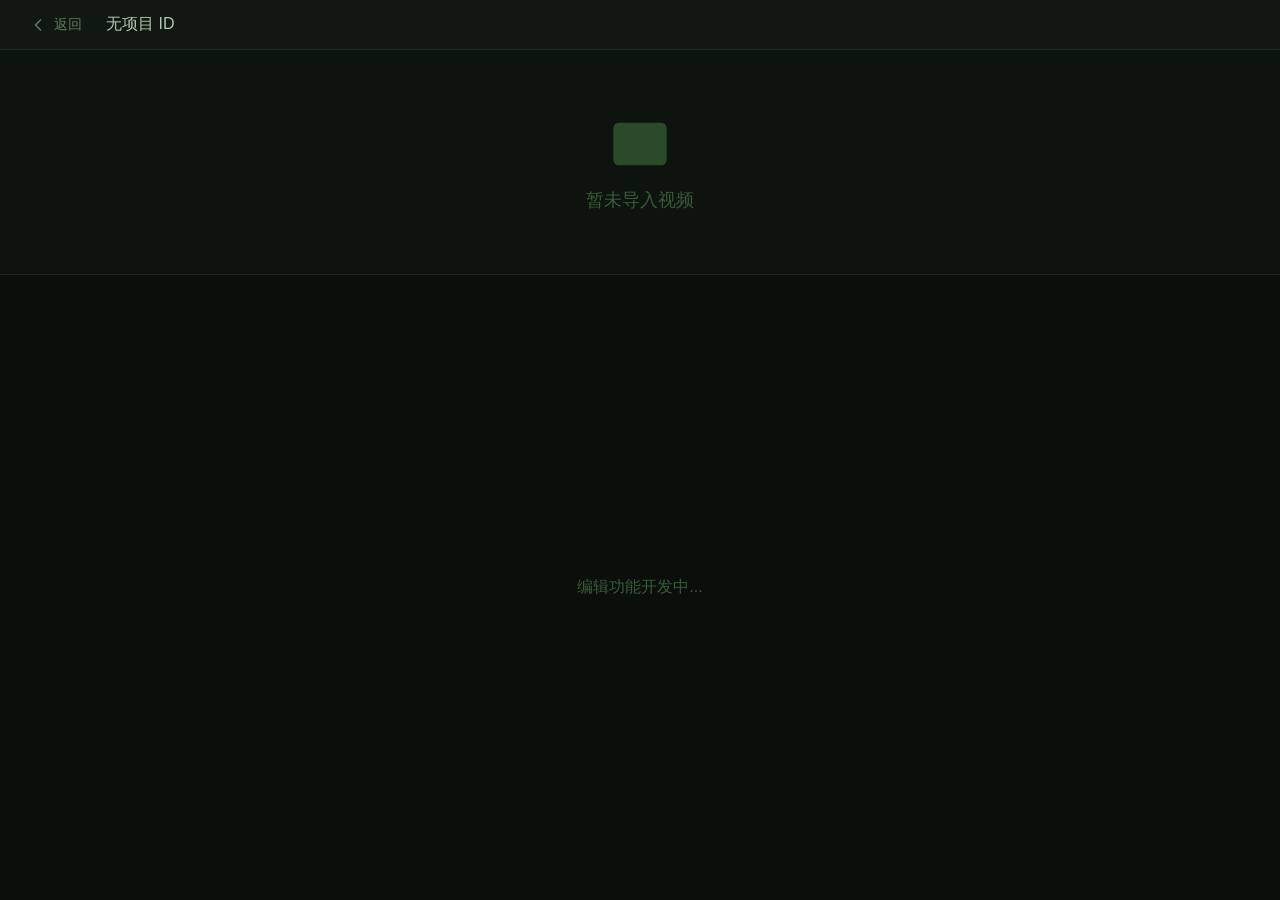
<file: ediotor.html>
<!DOCTYPE html>
<html lang="zh-CN">
<head>
    <meta charset="UTF-8">
    <meta name="viewport" content="width=device-width, initial-scale=1.0">
    <title>必看 · 剪辑 · 编辑</title>
    <style>
        * {
            margin: 0;
            padding: 0;
            box-sizing: border-box;
        }

        body {
            background: #0a0f0a;
            color: #e2e8e0;
            font-family: -apple-system, BlinkMacSystemFont, "Segoe UI", Roboto, sans-serif;
            height: 100vh;
            overflow: hidden;
            display: flex;
            flex-direction: column;
        }

        /* 顶部导航（极简，只放返回按钮和项目名） */
        .editor-header {
            display: flex;
            align-items: center;
            gap: 16px;
            padding: 8px 20px;
            background: #111811;
            border-bottom: 1px solid #1a2a1a;
            flex-shrink: 0;
            min-height: 50px;
        }

        .editor-header .back-btn {
            background: none;
            border: none;
            color: #5a7a5a;
            cursor: pointer;
            padding: 4px 8px;
            border-radius: 6px;
            transition: 0.2s;
            display: flex;
            align-items: center;
            gap: 6px;
            font-size: 14px;
            font-family: inherit;
        }
        .editor-header .back-btn:hover {
            color: #e2e8e0;
            background: #1a2a1a;
        }

        .editor-header .back-btn svg {
            width: 20px;
            height: 20px;
            fill: none;
            stroke: currentColor;
            stroke-width: 2;
            stroke-linecap: round;
            stroke-linejoin: round;
        }

        .editor-header .project-title {
            font-size: 16px;
            font-weight: 500;
            color: #b0c8b0;
            white-space: nowrap;
            overflow: hidden;
            text-overflow: ellipsis;
        }

        /* 视频预览区域 - 占上半部分 1/4 高度 */
        .video-preview-area {
            flex: 0 0 25vh;         /* 固定 25vh 高度 */
            width: 100%;
            background: #0d130d;
            display: flex;
            align-items: center;
            justify-content: center;
            border-bottom: 1px solid #1a2a1a;
            position: relative;
            overflow: hidden;
        }

        .video-preview-area video,
        .video-preview-area img {
            max-width: 100%;
            max-height: 100%;
            object-fit: contain;
            background: repeating-conic-gradient(#2a3a2a 0% 25%, #1a2a1a 0% 50%) 0 0 / 20px 20px;
        }

        .video-preview-area .placeholder {
            color: #3a5a3a;
            font-size: 18px;
            display: flex;
            flex-direction: column;
            align-items: center;
            gap: 12px;
        }
        .video-preview-area .placeholder svg {
            width: 64px;
            height: 64px;
            fill: #2a4a2a;
        }

        /* 下方区域（占剩余空间） - 暂时空白，只留一个提示 */
        .editor-workspace {
            flex: 1;
            display: flex;
            align-items: center;
            justify-content: center;
            color: #3a5a3a;
            font-size: 16px;
            background: #0a0f0a;
        }

        /* 响应式 */
        @media (max-width: 640px) {
            .video-preview-area {
                flex: 0 0 30vh;
            }
            .editor-header .project-title {
                font-size: 14px;
                max-width: 140px;
            }
        }
    </style>
</head>
<body>

    <!-- 顶部栏 -->
    <header class="editor-header">
        <button class="back-btn" id="backBtn">
            <svg viewBox="0 0 24 24"><polyline points="15 18 9 12 15 6"/></svg>
            返回
        </button>
        <span class="project-title" id="projectTitle">加载中...</span>
    </header>

    <!-- 视频预览区域（占 1/4 高度） -->
    <div class="video-preview-area" id="videoPreview">
        <div class="placeholder">
            <svg viewBox="0 0 24 24"><rect x="2" y="4" width="20" height="16" rx="2"/><polygon points="10 8 16 12 10 16 10 8"/></svg>
            <span>暂未导入视频</span>
        </div>
    </div>

    <!-- 工作区（下半部分，占剩余高度） -->
    <div class="editor-workspace">
        编辑功能开发中...
    </div>

    <script>
        // ============================================================
        // 1. 获取项目 ID 并加载项目数据
        // ============================================================
        const urlParams = new URLSearchParams(window.location.search);
        const projectId = urlParams.get('id');

        const projectTitleEl = document.getElementById('projectTitle');
        const videoPreviewEl = document.getElementById('videoPreview');

        const DB_NAME = 'VideoEditorDB';
        const DB_VERSION = 2;

        function openDB() {
            return new Promise((resolve, reject) => {
                const request = indexedDB.open(DB_NAME, DB_VERSION);
                request.onsuccess = () => resolve(request.result);
                request.onerror = () => reject(request.error);
            });
        }

        function dbGet(storeName, id) {
            return openDB().then(db => {
                return new Promise((resolve, reject) => {
                    const tx = db.transaction(storeName, 'readonly');
                    const store = tx.objectStore(storeName);
                    const req = store.get(id);
                    req.onsuccess = () => resolve(req.result);
                    req.onerror = () => reject(req.error);
                    tx.oncomplete = () => db.close();
                });
            });
        }

        async function loadProject() {
            if (!projectId) {
                projectTitleEl.textContent = '无项目 ID';
                return;
            }
            try {
                const project = await dbGet('projects', projectId);
                if (project) {
                    projectTitleEl.textContent = project.name;
                    // 可以在这里根据 project 参数调整预览区域背景等
                    // 例如背景色：
                    if (project.bg === 'black') {
                        videoPreviewEl.style.background = '#000';
                    } else if (project.bg === 'white') {
                        videoPreviewEl.style.background = '#fff';
                    } else {
                        videoPreviewEl.style.background = '#0d130d'; // 透明时显示灰白格子 (在CSS中已定义)
                    }
                } else {
                    projectTitleEl.textContent = '项目不存在';
                }
            } catch (err) {
                console.error('加载项目失败:', err);
                projectTitleEl.textContent = '加载失败';
            }
        }

        // ============================================================
        // 2. 返回首页
        // ============================================================
        document.getElementById('backBtn').addEventListener('click', () => {
            window.location.href = 'index.html';
        });

        // ============================================================
        // 3. 启动
        // ============================================================
        document.addEventListener('DOMContentLoaded', loadProject);
    </script>

</body>
</html>
</file>
